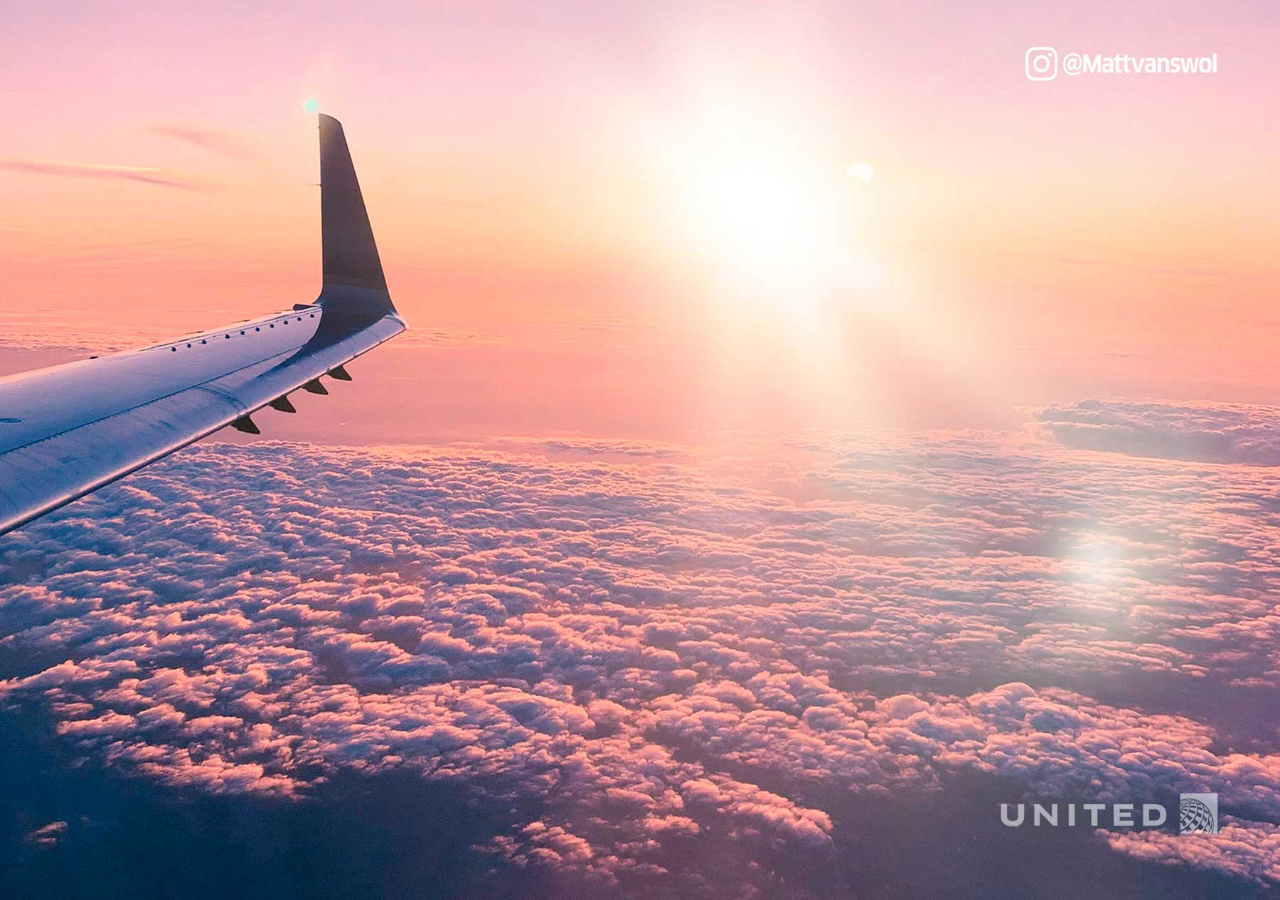
<file: index.html>
<html lang="en">
<head>
    <meta charset="UTF-8">
    <meta http-equiv="X-UA-Compatible" content="IE=edge">
    <meta name="viewport" content="width=device-width, initial-scale=1.0">
    <title>Registration : Simple Travel</title>
	<!-- I Like font awesome!-->
	<link rel="stylesheet" href="https://cdnjs.cloudflare.com/ajax/libs/font-awesome/4.7.0/css/font-awesome.min.css">
	<link href="styles.css" rel="stylesheet" type="text/css">
	<script src="https://ajax.googleapis.com/ajax/libs/jquery/3.5.1/jquery.min.js"></script>
    <script src="scripts.js" type="text/javascript"></script>
</head>
<body>

    <div id = "registration" class="form_wrapper">
		<div class="form_container">
		  <div class="title_container">
			<h1>Simple Travel </h1>
			<h2>Registration</h2>
		  </div>
		  <div class="row clearfix">
			<div class="">
				<!-- Found this technique for forms online:
						On submit, runs form validation function
						If fails (false), shows one or more error messages
						If succeeds (true) navigate to next page, tripPlanner.html
						POST : Very important or stores sensitive data (PASSWORD) in web url! -->
			  <form name="RegistrationForm" onsubmit="return validateRegistrationForm(); return false;" method="POST" action="tripPlanner.html">

				<!-- Removed the 'required' attribute from original template, so I could make my own validation-->  
				<!-- changed type from email to text from original template, so I could make my own validation-->
				<div class="row clearfix">

					<div class="col_half">
					  <div class="input_field"> <span><i aria-hidden="true" class="fa fa-user"></i></span>
						<input type="text" id="first_name" name="name" placeholder="First Name" />
					  </div>
					  <!-- ALL INVALID CLASS ERROR MESSAGES - Stay hidden unless fail validation-->
					  <p class="invalid invalid_entry_register" id="invalid_first_name" style="display:none;"></p>
					</div>

					<div class="col_half">
					  <div class="input_field"> <span><i aria-hidden="true" class="fa fa-user"></i></span>
						<input type="text" id="last_name" name="name" placeholder="Last Name" />
					  </div>
					  <p class="invalid invalid_entry_register" id="invalid_last_name" style="display:none;"></p>
					</div>
				</div> 

				<!--Auto changes to lower case on update-->
				<div class="input_field"> <span><i aria-hidden="true" class="fa fa-envelope"></i></span>
				<input type="text" id= "email" name="email" placeholder="Email"  onchange="toLower(this)"/>
				</div>
				<p class="invalid invalid_entry_register" id="invalid_email" style="display:none;"></p>

				

				<div class="input_field"> <span><i aria-hidden="true" class="fa fa-lock"></i></span>
				  <input type="password" id= "password1" name="password" placeholder="Password"/>
				</div>
				<p class="invalid invalid_entry_register" id="invalid_password1" style="display:none;"></p>

				<div class="input_field"> <span><i aria-hidden="true" class="fa fa-lock"></i></span>
				  <input type="password" id= "password2"  name="password" placeholder="Re-type Password" />
				</div>
				<p class="invalid invalid_entry_register" id="invalid_password2" style="display:none;"></p>

				  <div class="input_field checkbox_option">
					  <input type="checkbox" id="terms">
					  <label for="terms">I agree with terms and conditions</label>
				  </div>
				  <p class="invalid invalid_entry_register" id="invalid_terms" style="display:none;"> </p>

				  <div class="input_field checkbox_option">
					  <input type="checkbox" id="newsletter" >
					  <label for="newsletter">I want to receive the newsletter</label>
				  </div>
				<input class="button" type="submit" value="Register" onclick="validateRegistrationForm()"/>
			  </form>
			</div>
		  </div>
		</div>
	  </div>

</body>
</html>
</file>
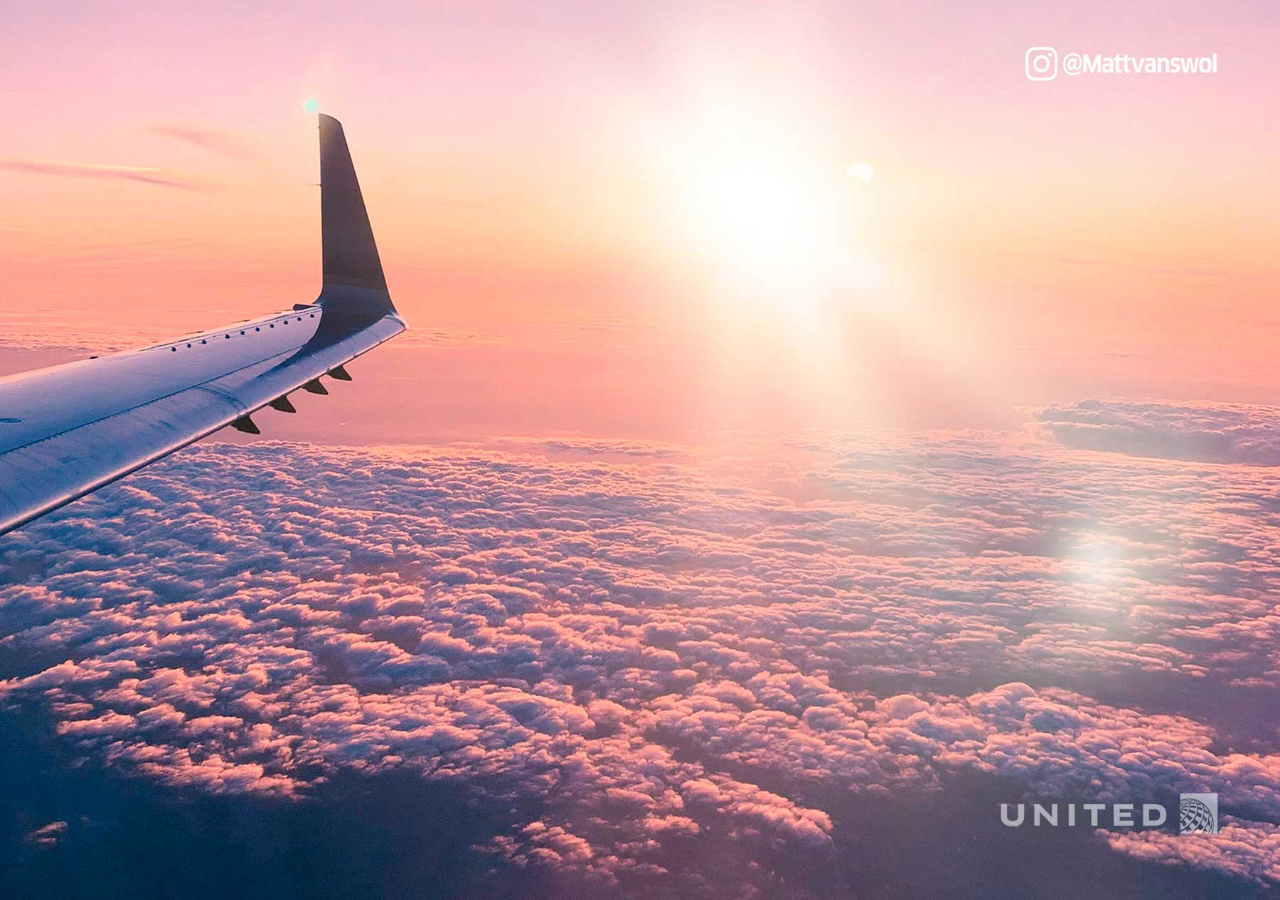
<file: success.html>
<html lang="en">
<head>
    <meta charset="UTF-8">
    <meta http-equiv="X-UA-Compatible" content="IE=edge">
    <meta name="viewport" content="width=device-width, initial-scale=1.0">
    <title>Registration : Simple Travel</title>
	  <link rel="stylesheet" href="https://cdnjs.cloudflare.com/ajax/libs/font-awesome/4.7.0/css/font-awesome.min.css">
	  <link href="styles.css" rel="stylesheet" type="text/css">
	  <script src="https://ajax.googleapis.com/ajax/libs/jquery/3.5.1/jquery.min.js"></script>
    <script src="scripts.js" type="text/javascript"></script>
</head>
<body>

    <!-- Changed this to a div, while keeping the same css-->
    <div id = "success" class="form_wrapper">
		<div class="form_container">
		  <div class="title_container">
            <h1>Simple Travel </h1>
			<h2></h2>
		  </div>
		  <div class="row clearfix">
			<div class="">

			  <div name="SuccessForm">

                <!-- Text Fields here are populated from various data collected on 2 previous pages
                See Scrips-->
                <div class="row " style="text-align: center;">
                    <h3 id = "success_message1"></h3> 
                </div>
                <br/>

                <div class="row " style="text-align: center;">
                    <h3 id = "success_message2"></h3> 
                </div>

                <div class="separator"></div>

                <div class="row" style="text-align: center;">
                    <p> Thank you and have a nice day</p>
                </div >

              </div>
			</div>
		  </div>
		</div>
	  </div>


    <!-- Run this code on page load. See scripts -->
      <script type="text/javascript">
        window.addEventListener("load", function(){
          runSucess();
        });
    </script>
</body>
</html>
</file>
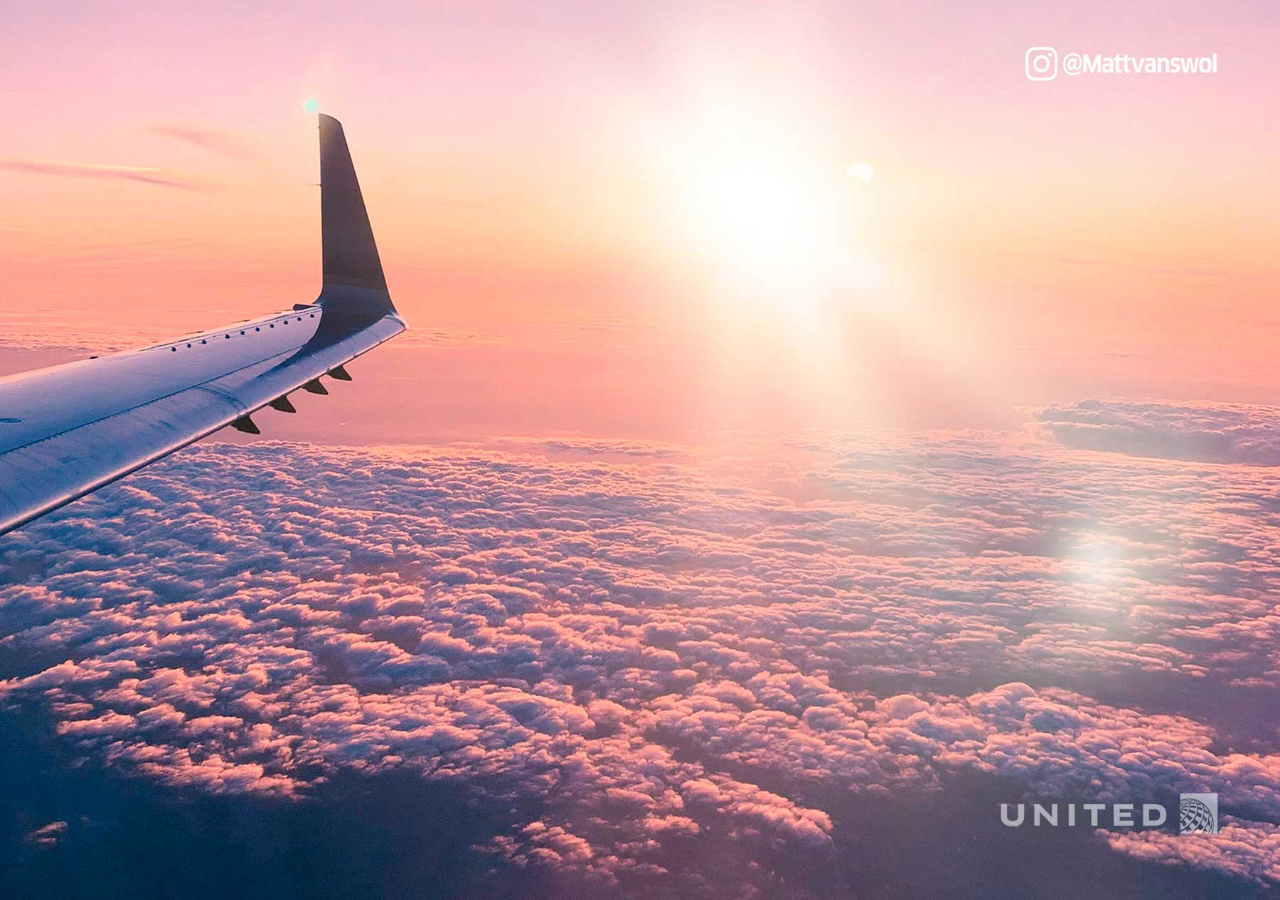
<file: tripPlanner.html>
<html lang="en">
<head>
    <meta charset="UTF-8">
    <meta http-equiv="X-UA-Compatible" content="IE=edge">
    <meta name="viewport" content="width=device-width, initial-scale=1.0">
    <title>Trip Planner : Simple Travel</title>
	<link rel="stylesheet" href="https://cdnjs.cloudflare.com/ajax/libs/font-awesome/4.7.0/css/font-awesome.min.css">
	<link href="styles.css" rel="stylesheet" type="text/css">
	<script src="https://ajax.googleapis.com/ajax/libs/jquery/3.5.1/jquery.min.js"></script>
    <script src="scripts.js" type="text/javascript"></script>
</head>
<body>


    <div id = "planning" class="form_wrapper">
		<div class="form_container">
		  <div class="title_container">
            <h1>Simple Travel </h1>
			<h2>Trip Planner </h2>
		  </div>
		  <div class="row clearfix">
			<div class="">

			  <form name="PlaningForm" onsubmit="return validatePlanningForm(); return false;" method="POST" action="success.html">
                <div class="row ">

                    <div class="col_half">
                        <h2 id = "greeting_message"></h2> 
                    </div>
                    <div class="col_half">
                        <div class="input_field select_option">
                            <!--Changes background on update-->
                            <select onchange="changeAdventure()" id=adventure>
                                <option name= "travel" value = 0> Select an Adventure</option>
                                <option name= "tropical" value = 1> Tropical</option>
                                <option name= "frozen" value = 2> Frozen</option>
                                <option name= "beachy" value = 3> Beachy</option>
                                <option name= "temperate" value = 4> Temperate</option>
                                <option name= "mountany" value = 5> Mountany</option>
                                <option name= "desert" value = 6> Desert</option>
                            </select>
                            <div class="select_arrow"></div>
                        </div>
                    </div>
                </div>

                
                <h3>Base </h3>
                <div class="row clearfix">
                    <p class="invalid invalid_entry_plan" id="invalid_base_cost" style="display:none;"></p>
                    
                    <div class="col_third">
                        <div class="input_field"> <span><i aria-hidden="true" class="fa fa-user"></i></span>
                            <input type="number" id= "adult" name="adult" placeholder="Number of Adults" oninput="calculateBase()"/>
                        </div>
                    </div>
                    <div class="col_third">
                        <div class="input_field"> <span><i aria-hidden="true" class="fa fa-child"></i></span>
                            <input type="number" id= "child" name="child" placeholder="Number of Children" oninput="calculateBase()" />
                        </div>
                    </div>
                    <div class="col_third">
                        <div class="input_field"> <span><i aria-hidden="true" class="fa fa-bed"></i></span>
                            <input type="number" id= "room" name="room" placeholder="Number of Rooms" oninput="calculateBase()" />
                        </div>
                    </div>
                    <div class=sub_total>
                        
                        <h4 id="base_cost">Base Cost: $0.00</h4>
                    </div>
                </div>

                <h3>Options </h3>
                <!-- Options are a Multiplier that are affected to the Base cost to calculate total cost-->
                <div class="row clearfix">
                    <p class="invalid invalid_entry_plan" id="invalid_option_modifier" style="display:none;"></p>
                    <div class="col_half">
                        <div class="input_field select_option">
                            <select onchange="calculateOption()" id=duration>
                                <option value = 0> Select a Duration</option>
                                <option value = 1> 1 Week ( 1 X Base Cost)</option>
                                <option value = 2> 2 Week ( 2 X Base Cost)</option>
                                <option value = 3> 3 Week ( 3 X Base Cost)</option>
                                <option value = 4> 4 Week ( 4 X Base Cost)</option>
                            </select>
                            <div class="select_arrow"></div>
                        </div>
                    </div>
                    <div class="col_half">
                        <div class="input_field select_option">
                            <select onchange="calculateOption()" id="service">
                                <option value = 0> Select a Service</option>
                                <option value = 1> 3 Stars ( 1 X Base Cost)</option>
                                <option value = 1.5> 4 Stars ( 1.5 X Base Cost)</option>
                                <option value = 3> 5 Stars ( 3 X Base Cost)</option>
                            </select>
                            <div class="select_arrow"></div>
                        </div>
                    </div>

                    <div class=sub_total>
                        <h4 id = "option_modifier">Options Modifier: X 0</h4>
                    </div>
                </div>

                <!-- Extras single items added to total cost
                    //USING HTML NAME ATTRIBUTE TO STORE ITEM COSTS!!!!!
                    // Not a solution I would use in a real project (didactic purposes only)
                    // using a database, price data would be stored in an appropriate fiels.-->

                <h3>Extras</h3>
                <div id = "extra_container" class="row clearfix">


                    <!--- Changed my mind
                        Extra Checkboxes are now created dynamically on load from a function and data from the scripts page.
                        Other than the data being local, this is much closer to how a modern website functions.
                        One down side: Their value (checked, not checked) are not stored when reloading the page
                        Unlike the other fields-->

                    <!--
                    <div class="col_third">
                        <div class="input_field checkbox_option">
                            <input name="475.95" class= "extra" type="checkbox" id="car" onchange="calculateExtra(this.id)">
                            <label for="car">Car Rental ( $475.95)</label>
                        </div>
                    </div>
                    <div class="col_third">
                        <div class="input_field checkbox_option">
                            <input name="905.75" class= "extra" type="checkbox" id="1st_class" onchange="calculateExtra()">
                            <label for="1st_class">1st Class Flight ( $905.75)</label>
                        </div>
                    </div>
                    <div class="col_third">
                        <div class="input_field checkbox_option">
                            <input name="237.95" class= "extra" type="checkbox" id="golf" onchange="calculateExtra()">
                            <label for="golf">Golf Course  ( $237.95)</label>
                        </div>
                    </div>
                    <div class="col_third">
                        <div class="input_field checkbox_option">
                            <input name="205.55" class= "extra" type="checkbox" id="kitchen" onchange="calculateExtra()">
                            <label for="kitchen">Private Kitchen ( $205.55)</label>
                        </div>
                    </div>
                    <div class="col_third">
                        <div class="input_field checkbox_option">
                            <input name="2055.95" class= "extra" type="checkbox" id="vip" onchange="calculateExtra()">
                            <label for="vip">VIP Access ( $2055.95)</label>
                        </div>
                    </div>
                    <div class="col_third">
                        <div class="input_field checkbox_option">
                            <input name="325.25" class= "extra" type="checkbox" id="tour" onchange="calculateExtra()">
                            <label for="tour">Guided Tour ( $325.25)</label>
                        </div>
                    </div>-->

                </div>
                <div class=sub_total>
                    <h4 id = "extra_cost">Extra Cost: $0.00</h4>
                </div>

                <div class="separator"></div>

                
                <div class="row clearfix">

                        <div class=sub_total>
                            <h3 id = "total_cost">Total Cost: $0.00</h3>
                        </div>

                </div>
                <div class="row clearfix">

                <div id= "plan_div">
                    <input id = "plan_button" class="button" type="submit" value="Plan"/>
                </div>
                </div>

				
			  </form>
			</div>
		  </div>
		</div>
	  </div>


      <script type="text/javascript">
        window.addEventListener("load", function(){
            runTripPlanner();
        });
     </script>
    </body>
</html>
</file>
<file: styles.css>
body {
  font-family: Verdana, Geneva, sans-serif;
  font-size: 14px;
  background: url("img/travel.jpg") no-repeat fixed center;
  background-size: 100% 100%;
}

.clearfix:after {
  content: "";
  display: block;
  clear: both;
  visibility: hidden;
  height: 0;
}

.form_wrapper {
  background: #fff;
  max-width: 100%;
  -webkit-box-sizing: border-box;
          box-sizing: border-box;
  padding: 25px;
  border-radius: 8px;
  position: relative;
  z-index: 1;
  border-top: 5px solid #1a30f5;
  -webkit-box-shadow: 0 0 3px rgba(0, 0, 0, 0.1);
  box-shadow: 0 0 3px rgba(0, 0, 0, 0.1);
  -webkit-transform-origin: 50% 50%;
  transform-origin: 50% 50%;
  -webkit-transform: scale3d(1, 1, 1);
  transform: scale3d(1, 1, 1);
  -webkit-transition: none;
  transition: none;
  -webkit-animation: expand 1s 0.4s ease-in forwards;
  animation: expand 1s 0.4s ease-in forwards;
  opacity: 0;
}

.form_wrapper h2 {
  font-size: 1.5em;
  line-height: 1.5em;
  margin: 0;
}

.form_wrapper .title_container {
  text-align: center;
  padding-bottom: 15px;
}

.form_wrapper h3 {
  font-size: 1.2em;
  line-height: 1.5em;
  margin: 0;
}

.form_wrapper label {
  font-size: 12px;
}

.form_wrapper .row {
  margin: 10px -15px;
}

.form_wrapper .row > div {
  padding: 0 15px;
  -webkit-box-sizing: border-box;
          box-sizing: border-box;
}

.form_wrapper .col_half {
  width: 50%;
  float: left;
}

.form_wrapper .col_third {
  width: 33.3%;
  float: left;
}

.form_wrapper .input_field {
  position: relative;
  margin-bottom: 20px;
  -webkit-animation: bounce 3s  ease-in;
  animation: bounce 3s  ease-in;
}

.form_wrapper .input_field > span {
  position: absolute;
  left: 0;
  top: 0;
  color: #222;
  height: 100%;
  border-right: 1px solid #cccccc;
  text-align: center;
  width: 30px;
}

.form_wrapper .input_field > span > i {
  padding-top: 10px;
}

.form_wrapper .textarea_field > span > i {
  padding-top: 10px;
}

.form_wrapper input[type="text"], .form_wrapper input[type="number"], .form_wrapper input[type="email"], .form_wrapper input[type="password"] {
  width: 100%;
  padding: 8px 10px 9px 35px;
  height: 35px;
  border: 1px solid #cccccc;
  -webkit-box-sizing: border-box;
          box-sizing: border-box;
  outline: none;
  -webkit-transition: all 0.30s ease-in-out;
  transition: all 0.30s ease-in-out;
}

.form_wrapper input[type="text"]:hover, .form_wrapper input[type="number"]:hover, .form_wrapper input[type="email"]:hover, .form_wrapper input[type="password"]:hover {
  background: #fafafa;
}

.form_wrapper input[type="text"]:focus, .form_wrapper input[type="number"]:focus, .form_wrapper input[type="email"]:focus, .form_wrapper input[type="password"]:focus {
  -webkit-box-shadow: 0 0 2px 1px rgba(255, 169, 0, 0.5);
  box-shadow: 0 0 2px 1px rgba(255, 169, 0, 0.5);
  border: 1px solid #1a30f5;
  background: #fafafa;
}

.form_wrapper input[type="submit"] {
  background: #1a30f5;
  height: 35px;
  line-height: 35px;
  width: 100%;
  border: none;
  outline: none;
  cursor: pointer;
  color: #fff;
  font-size: 1.1em;
  margin-bottom: 10px;
  -webkit-transition: all 0.30s ease-in-out;
  transition: all 0.30s ease-in-out;
}

.form_wrapper input[type="submit"]:hover {
  background: #0a20e1;
}

.form_wrapper input[type="submit"]:focus {
  background: #0a20e1;
}

.form_wrapper input[type="checkbox"], .form_wrapper input[type="radio"] {
  border: 0;
  clip: rect(0 0 0 0);
  height: 1px;
  margin: -1px;
  overflow: hidden;
  padding: 0;
  position: absolute;
  width: 1px;
}

.form_container .row .col_half.last {
  border-left: 1px solid #cccccc;
}

.checkbox_option label {
  margin-right: 1em;
  position: relative;
}

.checkbox_option label:before {
  content: "";
  display: inline-block;
  width: 0.5em;
  height: 0.5em;
  margin-right: 0.5em;
  vertical-align: -2px;
  border: 2px solid #cccccc;
  padding: 0.12em;
  background-color: transparent;
  background-clip: content-box;
  -webkit-transition: all 0.2s ease;
  transition: all 0.2s ease;
}

.checkbox_option label:after {
  border-right: 2px solid #000000;
  border-top: 2px solid #000000;
  content: "";
  height: 20px;
  left: 2px;
  position: absolute;
  top: 7px;
  -webkit-transform: scaleX(-1) rotate(135deg);
          transform: scaleX(-1) rotate(135deg);
  -webkit-transform-origin: left top;
          transform-origin: left top;
  width: 7px;
  display: none;
}

.checkbox_option input:hover + label:before {
  border-color: #000000;
}

.checkbox_option input:checked + label:before {
  border-color: #000000;
}

.checkbox_option input:checked + label:after {
  -webkit-animation: check 0.8s ease 0s running;
  animation: check 0.8s ease 0s running;
  display: block;
  width: 7px;
  height: 20px;
  border-color: #000000;
}

.radio_option label {
  margin-right: 1em;
}

.radio_option label:before {
  content: "";
  display: inline-block;
  width: 0.5em;
  height: 0.5em;
  margin-right: 0.5em;
  border-radius: 100%;
  vertical-align: -3px;
  border: 2px solid #cccccc;
  padding: 0.15em;
  background-color: transparent;
  background-clip: content-box;
  -webkit-transition: all 0.2s ease;
  transition: all 0.2s ease;
}

.radio_option input:hover + label:before {
  border-color: #000000;
}

.radio_option input:checked + label:before {
  background-color: #000000;
  border-color: #000000;
}

.select_option {
  position: relative;
  width: 100%;
}

.select_option select {
  display: inline-block;
  width: 100%;
  height: 35px;
  padding: 0px 15px;
  cursor: pointer;
  color: #333;
  border: 1px solid #cccccc;
  border-radius: 0;
  background: #fff;
  appearance: none;
  -webkit-appearance: none;
  -moz-appearance: none;
  -webkit-transition: all 0.2s ease;
  transition: all 0.2s ease;
}

.select_option select::-ms-expand {
  display: none;
}

.select_option select:hover, .select_option select:focus {
  color: #000000;
  background: #fafafa;
  border-color: #000000;
  outline: none;
}

.select_arrow {
  position: absolute;
  top: calc(50% - 4px);
  right: 15px;
  width: 0;
  height: 0;
  pointer-events: none;
  border-width: 8px 5px 0 5px;
  border-style: solid;
  border-color: #7b7b7b transparent transparent transparent;
}

.select_option select:hover + .select_arrow, .select_option select:focus + .select_arrow {
  border-top-color: #000000;
}

.credit {
  position: relative;
  z-index: 1;
  text-align: center;
  padding: 15px;
  color: #1a30f5;
}

.credit a {
  color: #0a20e1;
}

@-webkit-keyframes check {
  0% {
    height: 0;
    width: 0;
  }
  25% {
    height: 0;
    width: 7px;
  }
  50% {
    height: 20px;
    width: 7px;
  }
}

@keyframes check {
  0% {
    height: 0;
    width: 0;
  }
  25% {
    height: 0;
    width: 7px;
  }
  50% {
    height: 20px;
    width: 7px;
  }
}

/*
@-webkit-keyframes expand { 
	0% { -webkit-transform: scale3d(1,0,1); opacity:0; }
	25% { -webkit-transform: scale3d(1,1.2,1); }
	50% { -webkit-transform: scale3d(1,0.85,1); }
	75% { -webkit-transform: scale3d(1,1.05,1); }
	100% { -webkit-transform: scale3d(1,1,1);  opacity: 0.8;  }
}

@keyframes expand { 
	0% { -webkit-transform: scale3d(1,0,1); transform: scale3d(1,0,1);  opacity:0; }
	25% { -webkit-transform: scale3d(1,1.2,1); transform: scale3d(1,1.2,1); }
	50% { -webkit-transform: scale3d(1,0.85,1); transform: scale3d(1,0.85,1); }
	75% { -webkit-transform: scale3d(1,1.05,1); transform: scale3d(1,1.05,1); }
	100% { -webkit-transform: scale3d(1,1,1); transform: scale3d(1,1,1);  opacity: 0.8;  }
}


@-webkit-keyframes bounce { 
	0% { -webkit-transform: translate3d(0,-25px,0); opacity:0; }
	25% { -webkit-transform: translate3d(0,10px,0); }
	50% { -webkit-transform: translate3d(0,-6px,0); }
	75% { -webkit-transform: translate3d(0,2px,0); }
	100% { -webkit-transform: translate3d(0,0,0); opacity: 1; }
}

@keyframes bounce { 
	0% { -webkit-transform: translate3d(0,-25px,0); transform: translate3d(0,-25px,0); opacity:0; }
	25% { -webkit-transform: translate3d(0,10px,0); transform: translate3d(0,10px,0); }
	50% { -webkit-transform: translate3d(0,-6px,0); transform: translate3d(0,-6px,0); }
	75% { -webkit-transform: translate3d(0,2px,0); transform: translate3d(0,2px,0); }
	100% { -webkit-transform: translate3d(0,0,0); transform: translate3d(0,0,0); opacity: 1; }
}

*/
@-webkit-keyframes expand {
  0% {
    opacity: 0;
  }
  100% {
    opacity: 0.8;
  }
}

@keyframes expand {
  0% {
    opacity: 0;
  }
  100% {
    opacity: 0.8;
  }
}

@-webkit-keyframes bounce {
  0% {
    opacity: 0;
  }
  100% {
    opacity: 1;
  }
}

@keyframes bounce {
  0% {
    opacity: 0;
  }
  100% {
    opacity: 1;
  }
}

@media (max-width: 800px) {
  .form_wrapper .col_half {
    width: 100%;
    float: none;
  }
  .form_wrapper .col_third {
    width: 100%;
    float: none;
  }
  .bottom_row .col_half {
    width: 50%;
    float: left;
  }
  .form_container .row .col_half.last {
    border-left: none;
  }
  .remember_me {
    padding-bottom: 20px;
  }
}

.invalid_entry_register, .invalid_entry_plan {
  font-style: italic;
  font-size: 0.9em;
  color: red;
}

.invalid_entry_register {
  margin: -18px 5px 12px 0px;
}

.invalid_entry_plan {
  margin: -10px 0px 8px 15px;
}

#registration {
  width: 400px;
  margin: 9% auto 5%;
}

#planning {
  width: 800px;
  margin: 5% auto 0%;
}

#success {
  width: 650px;
  margin: 13% auto 5%;
}

.sub_total {
  display: block;
  margin-top: -15px;
  text-align: right;
}

.separator {
  border: none;
  border-top: 1px dotted #1a30f5;
  color: #fff;
  background-color: #fff;
  margin: 20px 5px 30px 5px;
}

#plan_div {
  width: 50%;
  margin: auto;
}
/*# sourceMappingURL=styles.css.map */
</file>
